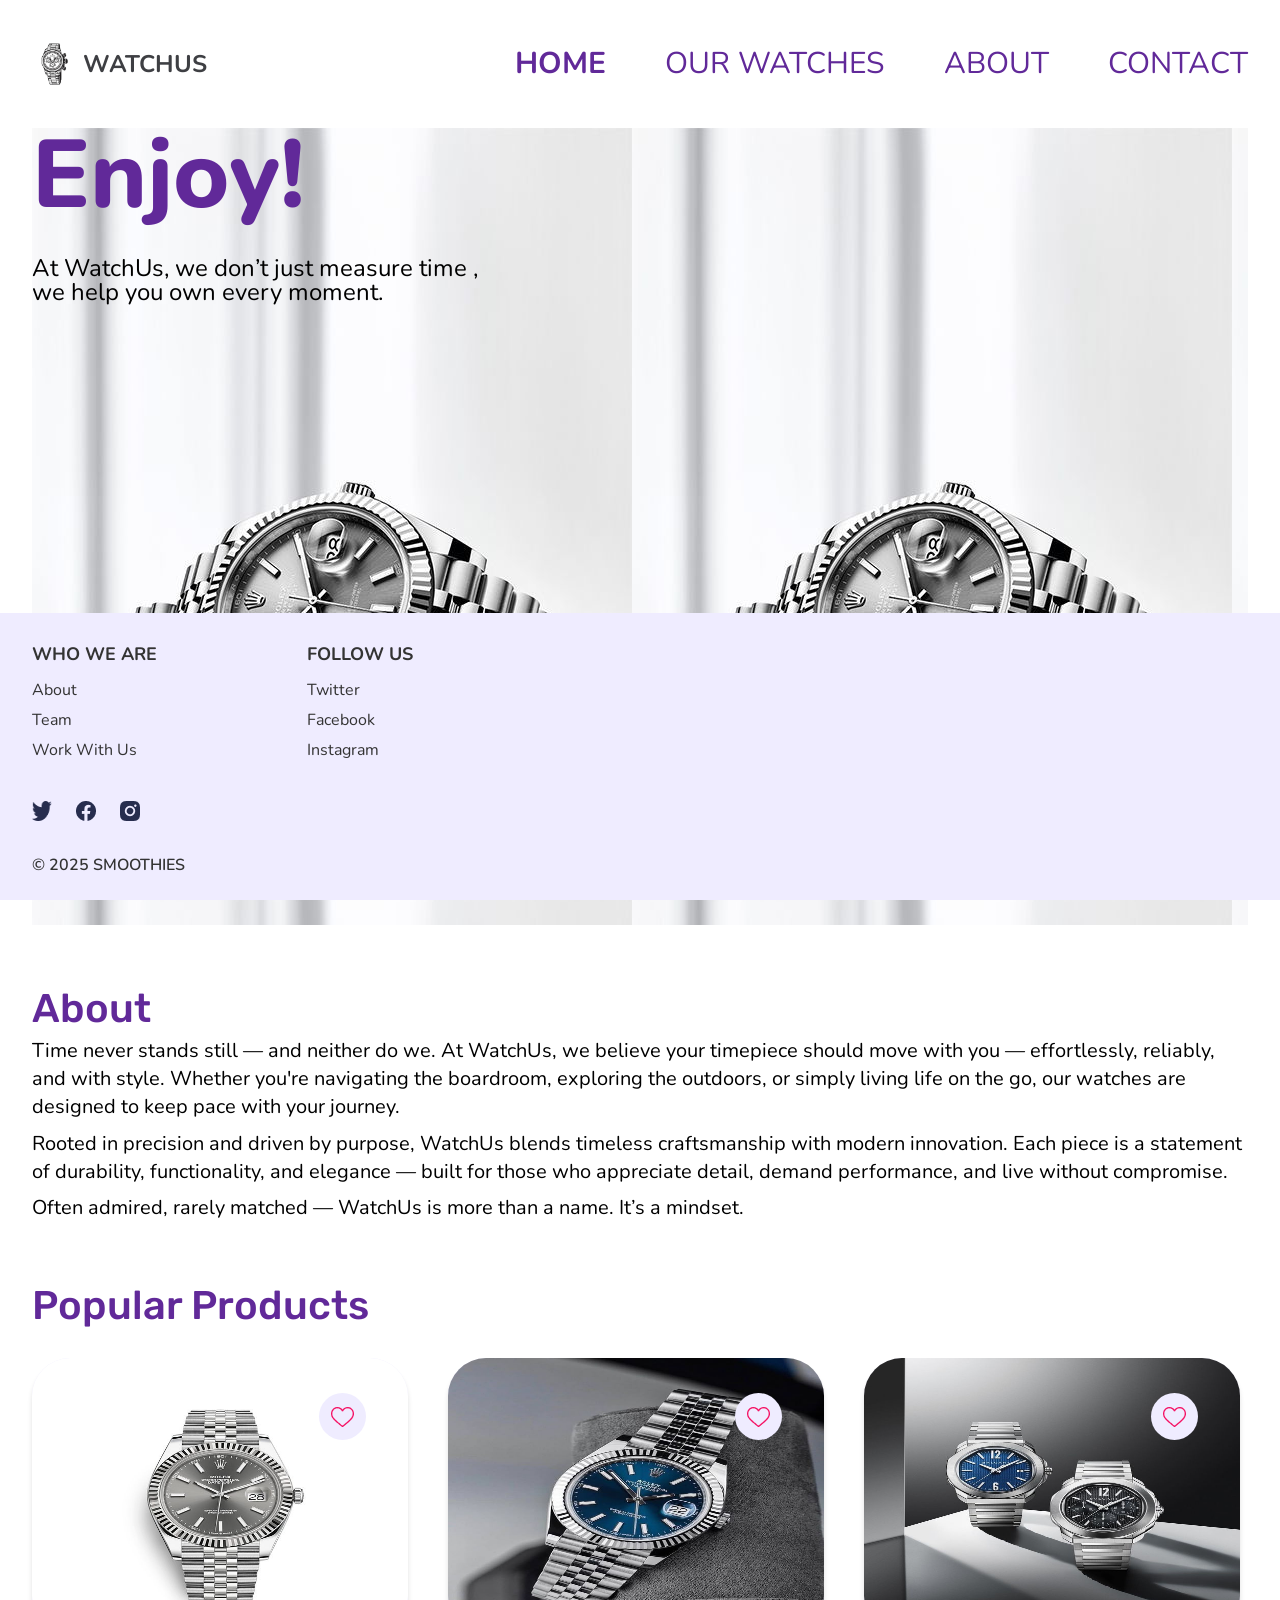
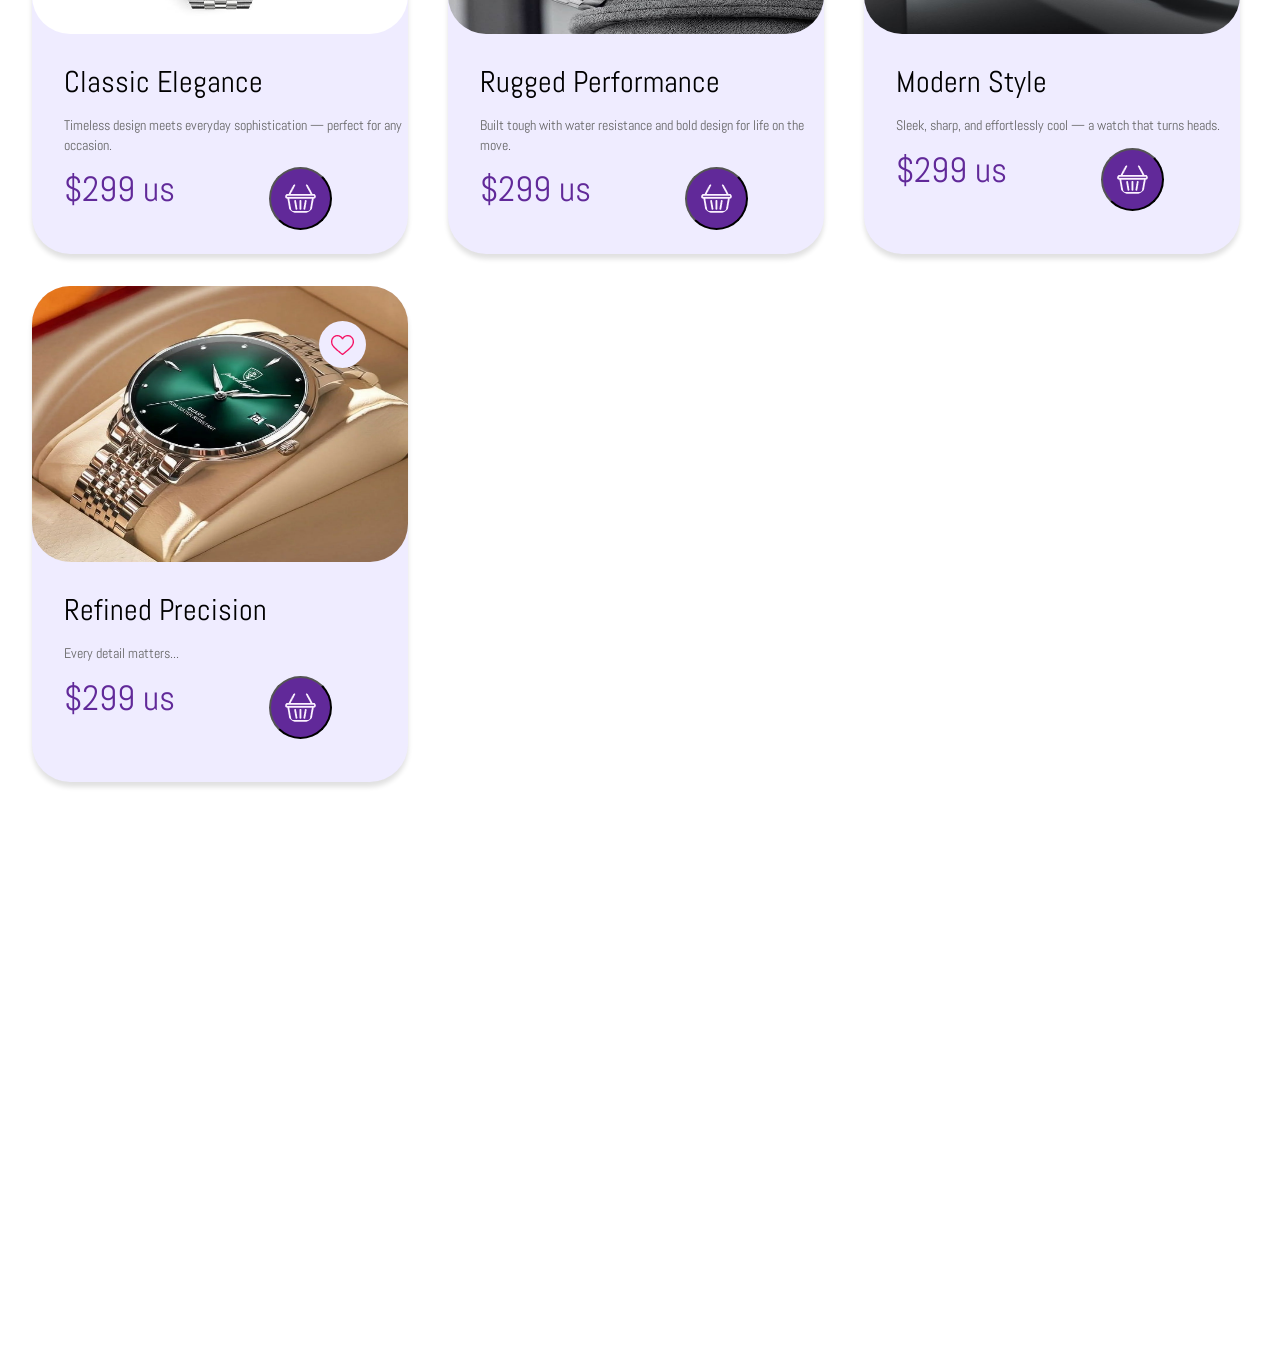
<file: index.html>
<!DOCTYPE html>
<html lang="en">
<head>
  <meta charset="UTF-8">
  <title>Watch Store</title>
  <link rel="stylesheet" href="style.css">
  <link href="https://fonts.googleapis.com/css2?family=Nunito:wght@400;600;700&display=swap" rel="stylesheet">
  <link href="https://fonts.googleapis.com/css2?family=Rubik&display=swap" rel="stylesheet">
  <link href="https://fonts.googleapis.com/css2?family=Abel&display=swap" rel="stylesheet">
</head>
<body>
    <main id="wrapper">
      <header>
          <section class="navigation">
            <a href="#" id="logo">
              <span>Watchus</span>
            </a>
            <nav>
                <a href="index.html" class="bold">Home</a>
                <a href="watches.html">Our Watches</a>
                <a href="about.html">About</a>
                <a href="contact.html">Contact</a>
            </nav>
          </section>
      </header>
    <section id="main-section">
        <h1>Enjoy!</h1>
        <p>
          At WatchUs, we don’t just measure time , we help you own every moment.
        </p>
      </section>  
        <section id="about-sec">
          <h2 class="title">About</h2>
            <p>
              Time never stands still — and neither do we. At WatchUs, we believe your timepiece should move with you — effortlessly, reliably, and with style. Whether you're navigating the boardroom, exploring the outdoors, or simply living life on the go, our watches are designed to keep pace with your journey.
            </p>
            <p>
              Rooted in precision and driven by purpose, WatchUs blends timeless craftsmanship with modern innovation. Each piece is a statement of durability, functionality, and elegance — built for those who appreciate detail, demand performance, and live without compromise.
            </p>
            <p>
              Often admired, rarely matched — WatchUs is more than a name. It’s a mindset.
            </p>
          </section>
        <article>
          <h2 class="title">Popular Products</h2>
        </article>
        <section class="cards-container">
            <section class="product-card">
               <section class="heart-background">
              <img src="images/heart.png" alt="Like" class="heart-icon">
               </section>
                <img src="images/silverwatch.jpg" alt="watch_carlington">
                <h4>Classic Elegance</h4>
                <p>Timeless design meets everyday sophistication — perfect for any occasion.</p>
                <section class="price-and-button">
                    <span class="price">$299 us</span>
                    <button class="buy-button">
                        <img src="images/shopping-basket 4.png" alt="shopping-b">
                    </button>
                  </section>
                </section>
            <section class="product-card">
              <section class="heart-background">
                <img src="images/heart.png" alt="Like" class="heart-icon">
              </section>
                <img src="images/bluegreywatch.jpg" alt="watch_carlington">
                <h4>Rugged Performance</h4>
                <p>Built tough with water resistance and bold design for life on the move.</p>
                <section class="price-and-button">
                    <span class="price">$299 us</span>
                    <button class="buy-button">
                        <img src="images/shopping-basket 4.png" alt="shopping-b">
                    </button>
                </section>
            </section>
            <section class="product-card">
            <section class="heart-background">
              <img src="images/heart.png" alt="Like" class="heart-icon">
            </section>
                <img src="images/fs.jpeg" alt="watch_carlington">
                <h4>Modern Style</h4>
                <p>Sleek, sharp, and effortlessly cool — a watch that turns heads.</p>
                <section class="price-and-button">
                    <span class="price">$299 us</span>
                    <button class="buy-button">
                        <img src="images/shopping-basket 4.png" alt="shopping-b">
                    </button>
                </section>
            </section>
        </section>
        <section class="product-card">
          <section class="heart-background">
            <img src="images/heart.png" alt="Like" class="heart-icon">
          </section>
          <img src="images/watch1.webp" alt="watch_carlington">
          <h4>Refined Precision</h4>
          <p>Every detail matters...</p>
          <section class="price-and-button">
            <span class="price">$299 us</span>
            <button class="buy-button">
              <img src="images/shopping-basket 4.png" alt="shopping-b">
            </button>
          </section>
        </section>
      </main>
<footer>
    <section id="footer-content">
        <section id="footer-sections-wrapper">
            <section id="footer-links-wrapper">
                <section id="footer-links-section-1">
                    <h1>Who We Are</h1>
                    <ul>
                        <li><a href="#"><span>About</span></a></li>
                        <li><a href="#"><span>Team</span></a></li>
                        <li><a href="#"><span>Work With Us</span></a></li>
                    </ul>
                </section>
                <section id="footer-links-section-2">
                    <h1>Follow Us</h1>
                    <ul>
                        <li><a href="https://www.twitter.com"><span>Twitter</span></a></li>
                        <li><a href="https://www.facebook.com"><span>Facebook</span></a></li>
                        <li><a href="https://www.instagram.com"><span>Instagram</span></a></li>
                    </ul>
                </section>
        </section>
            <section id="footer-social-icons-section">
                <a href="https://www.twitter.com"><img src="images/twitter.png" alt="Twitter"></a>
                <a href="https://www.facebook.com"><img src="images/facebook.png" alt="Facebook"></a>
                <a href="https://www.instagram.com"><img src="images/instgram.png" alt="Instagram"></a>
            </section>
            <article class="footer-credit">
              <p>© 2025 SMOOTHIES</p>
            </article>
        </section>
    </section>
</footer>

</body>
</html>
</file>
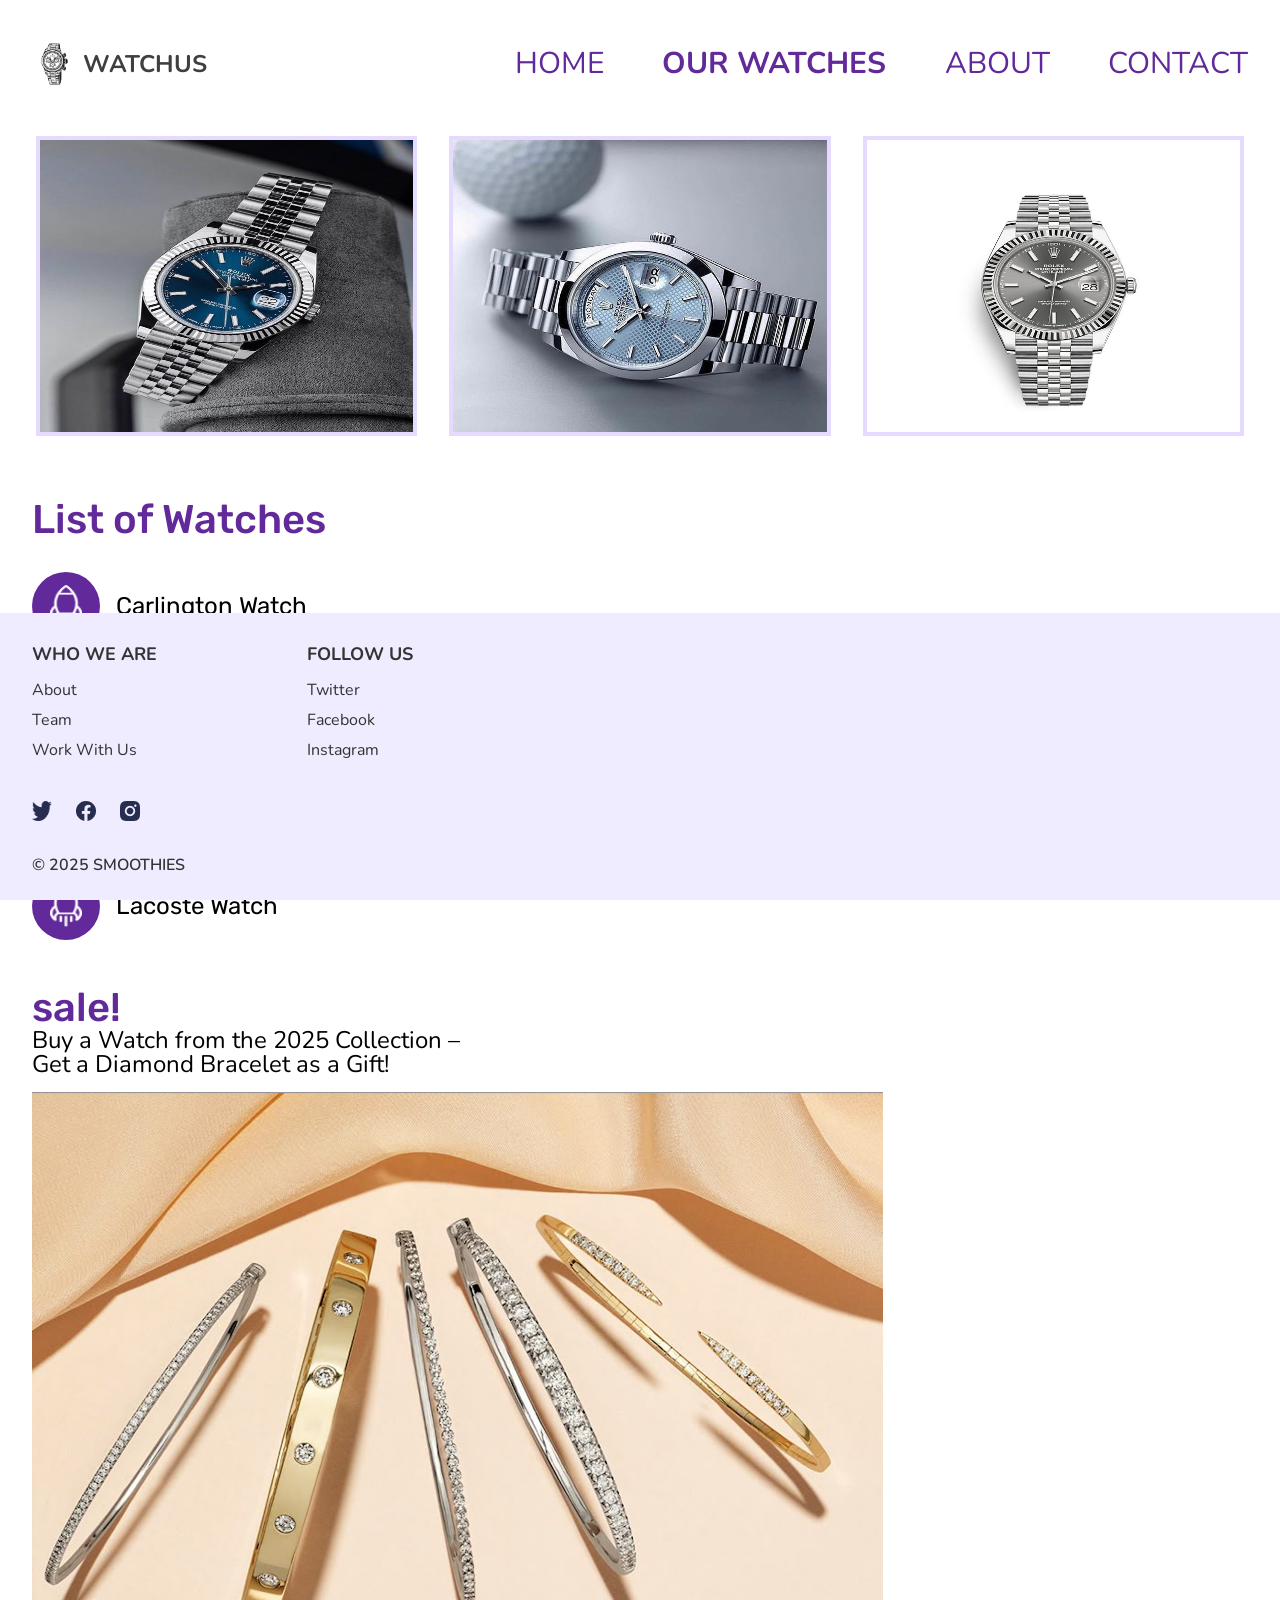
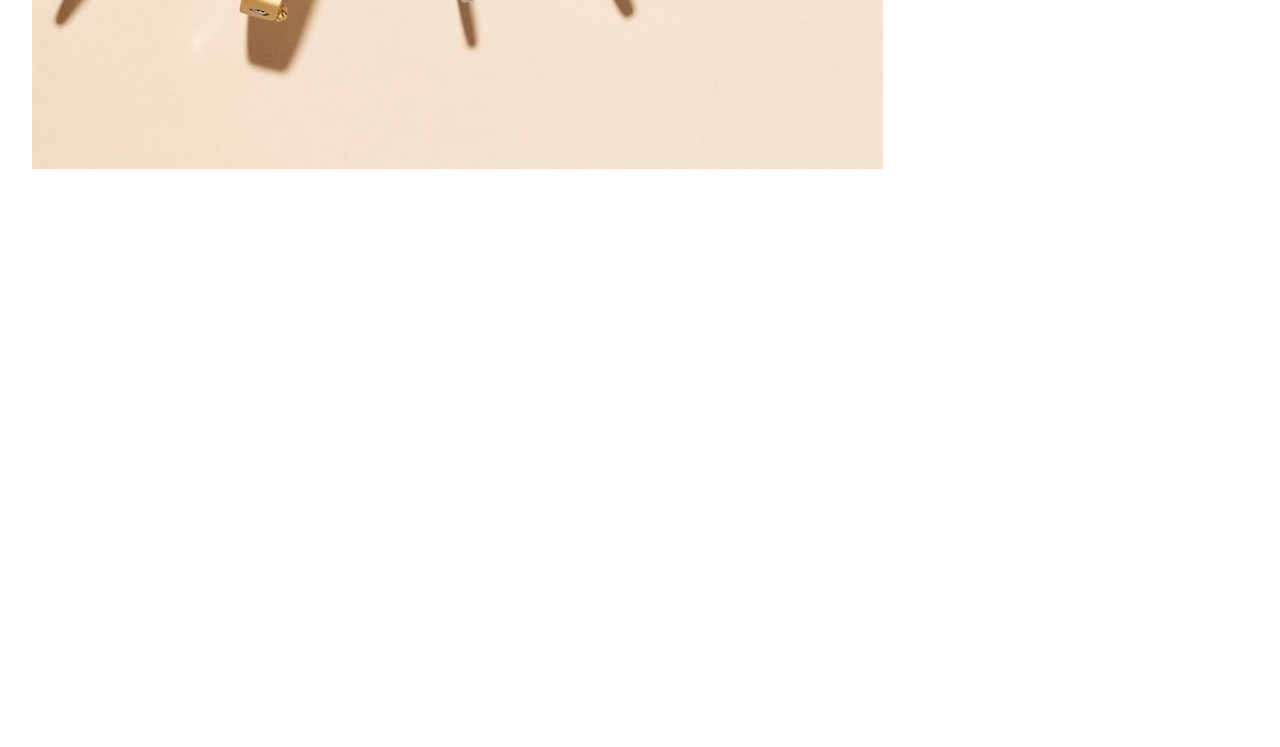
<file: index2.html>
<!DOCTYPE html>
<html lang="en">
<head>
  <meta charset="UTF-8">
  <title>Watch Store</title>
  <link rel="stylesheet" href="style.css">
  <link href="https://fonts.googleapis.com/css2?family=Nunito:wght@400;600;700&display=swap" rel="stylesheet">
  <link href="https://fonts.googleapis.com/css2?family=Rubik&display=swap" rel="stylesheet">
  <link href="https://fonts.googleapis.com/css2?family=Abel&display=swap" rel="stylesheet">
</head>
<body>
    <main id="wrapper">
      <header>
          <section class="navigation">
            <a href="#" id="logo">
              <span>Watchus</span>
            </a>
            <nav>
                <a href="index.html">Home</a>
                <a href="watches.html" class="bold">Our Watches</a>
                <a href="about.html">About</a>
                <a href="contact.html">Contact</a>
            </nav>
          </section>
      </header>
      <section class="row">
          <img src="images/bluegreywatch.jpg">
          <img src="images/bluewatch.jpg">
          <img src="images/silverwatch.jpg">
      </section>
      <section class="list-section">
        <h2 class="title">List of Watches</h2>
        <ul class="product-list">
          <li>
            <section class="icon-wrapper">
              <img src="images/Group.png" alt="Group" title="">
            </section>
            <span>Carlington Watch</span>
          </li>
          <li>
            <section class="icon-wrapper">
              <img src="images/Group.png" alt="Group" title="">
            </section>
            <span>Rolex Watch</span>
          </li>
          <li>
            <section class="icon-wrapper">
              <img src="images/Group.png" alt="Group" title="">
            </section>
            <span>Vincero Watch</span>
          </li>
          <li>
            <section class="icon-wrapper">
              <img src="images/Group.png" alt="Group title="">
            </section>
            <span>Lacoste Watch</span>
          </li>
        </ul>
      </section>
      <section class="sale-section">
        <h class="title">sale!</h>
        <p>Buy a Watch from the 2025 Collection – Get a Diamond Bracelet as a Gift!</p> 
            <img src="images/salebrac.png" alt="braclateimg">
      </section>
    </main>
      <footer>
        <section id="footer-content">
            <section id="footer-sections-wrapper">
                <section id="footer-links-wrapper">
                    <section id="footer-links-section-1">
                        <h1>Who We Are</h1>
                        <ul>
                            <li><a href="#"><span>About</span></a></li>
                            <li><a href="#"><span>Team</span></a></li>
                            <li><a href="#"><span>Work With Us</span></a></li>
                        </ul>
                    </section>
                    <section id="footer-links-section-2">
                        <h1>Follow Us</h1>
                        <ul>
                            <li><a href="https://www.twitter.com"><span>Twitter</span></a></li>
                            <li><a href="https://www.facebook.com"><span>Facebook</span></a></li>
                            <li><a href="https://www.instagram.com"><span>Instagram</span></a></li>
                        </ul>
                    </section>
                </section>
                <section id="footer-social-icons-section">
                    <a href="#"><img src="images/twitter.png" alt="Twitter"></a>
                    <a href="#"><img src="images/facebook.png" alt="Facebook"></a>
                    <a href="#"><img src="images/instgram.png" alt="Instagram"></a>
                </section>
                <article class="footer-credit">
                  <p>© 2025 SMOOTHIES</p>
                </article>
            </section>
        </section>
    </footer>
    </body>
    </html>
</file>
<file: style.css>
/* Reset */
* {
  margin: 0;
  padding: 0;
  box-sizing: border-box;
}

html, body {
  margin: 0;
  padding: 0;
  height: auto;
  min-height: 100%;
  overflow-y: auto;
  padding-bottom: 287px;
}



a {
    text-decoration: none;
}




#header-wrapper {
  display: flex;
  align-items: center;
  justify-content: space-between; 
  padding: 20px 32px;
  box-sizing: border-box;
}

#logo {
  background-image: url("images/logo.jpg");
  background-size: contain;
  background-repeat: no-repeat;
  width: 64px;
  height: 64px;
  display: flex; 
  align-items: center;
  position: relative;
}

#logo span {
  color: #3E3F43;
  font-family: Nunito;
  font-weight: 700;
  font-size: 24px;
  letter-spacing: 25%;
  margin-left: 51px; 
}

.navigation{
  display: flex;
  align-items: center;
  width: 100%;
  margin-top: 32px;
}

.navigation nav {
  display: flex;
  justify-content: space-between;
  width: 100%;
  margin-left: 419px;
}

.navigation a {
  font-family: Nunito;
  font-weight: 400;
  color: #612999;
  text-transform: uppercase;
  font-style: normal;
  font-size: 30px;
  text-decoration: none;
  line-height: 100%;
}

nav a:hover {
  color: #ae14e1;
}
.navigation a.bold{

font-weight: bold;
}

#wrapper{
    margin: 0 32px;
    display: flex;
    flex-direction: column; 
    gap: 32px; 
    box-sizing: border-box;
}

#main-section {
  height: 797px;
  width: 100%;
  background-size: cover;
  background-repeat: no-repeat;
  position: relative;
  background: url("images/background.jpg");  

}



h1 {
    font-family: Nunito;
    font-weight: 800;
    font-size: 96px;
    line-height: 100%;
    color:#612999;
    
}
  

#main-section p {
  color: #000;
  font-family: 'Nunito', sans-serif;
  font-size: 24px;
  font-style: normal;
  line-height: 100%;
  width: 448px;
  margin-top: 32px;
  position: absolute;

}


.title {
    font-family: Rubik;
    font-weight: 500;
    font-size: 40px;
    line-height: 40px;
    letter-spacing: 0%;
    color: #612999;
    margin-top: 32px; 
    

}

#about-sec p {

    font-style:normal ;
    color: black ;
    width: 100%;
    margin-top: 8px ;
    font-family: Nunito;
    font-size: 20px;
    line-height: 141%;
    letter-spacing: 0%;
    font-weight: 400;
    
}


.cards-container {
    display: grid;
    grid-template-columns: repeat(auto-fit, minmax(250px, 1fr));
    gap: 32px;
    width: 100%;
  }
  
  .product-card {
    background-color: #EFECFF;
    box-shadow: 0 5px 5px #e1e1e1;
    font-family: Abel;
    display: flex;
    flex-direction: column;
    gap: 12px;
    border-radius: 38px;
    height: 496px;
    width: 376px;
    position: relative; 
  }
  


  .heart-background {
    position: absolute;
    top: 35px;
    right: 42px;
    background-color: #EFECFF;
    width: 47px;
    height: 47px;
    border-radius: 50%;
    display: flex;
    align-items: center;
    padding: 14px 12px ;
    justify-content: center;
  }
  
  .heart-icon {
    width: 23px;
    height: 20px;
    display: block; 
    object-fit: contain;
  }
  
  .product-card img {
    max-width: 100%;
    border-radius: 38px;
    height:276px;
    width: 376px;
  }
  
  .product-card h4 {
    margin: 21px 0 0 32px; 
    font-weight: 400;
    font-size: 30px;
    line-height: 100%;
    letter-spacing: 0%;
  }

  

  
.product-card p {
    margin: 7px 0 0 32px; 
    font-size: 14px;
    color: #666;
    line-height: 1.4;
  }
  
  
  .price-and-button {
    display: flex;
  }
  
  
  .price {
    font-family: abel;
    margin: 0 0 36px 32px;
    font-size: 35px;
    color: #000;
    font-weight: 400;
    color: #612999;
  }
  
  
  .buy-button {
    background-color: #612999;
    margin-bottom: 27px;
    margin-left: 94px; 
    border-radius: 50%;
    width: 63px;
    height: 63px;
    display: flex;
    justify-content: center;
    align-items: center;
  }


  .buy-button img{
    width: 31px;
    height: 31px;
  }



  footer {
    background-color: #EFECFF;
    width: 100%;
    height: 287px;
    position: fixed;
    display: flex;
    bottom: 0;
}

#footer-content {
    box-sizing: border-box;
}

#footer-sections-wrapper {
    display: flex;
    flex-direction: column;
    gap: 32px;
    align-items: flex-start;
    margin: 32px 0 0 32px;
}

#footer-links-wrapper {
    display: flex;
    flex-direction: row;
    gap: 150px;
}

#footer-links-section-1,
#footer-links-section-2 {
    display: flex;
    flex-direction: column;
}

#footer-links-section-1 h1,
#footer-links-section-2 h1 {
    font-family: Nunito, sans-serif;
    color: #333333;
    font-weight: 700;
    font-size: 18px;
    text-transform: uppercase;
    margin-bottom: 16px;
}

#footer-links-section-1 ul,
#footer-links-section-2 ul {
    list-style: none;
    padding: 0;
    margin: 0;
}

#footer-links-section-1 li,
#footer-links-section-2 li {
    margin-bottom: 8px;
}

#footer-links-section-1 a span,
#footer-links-section-2 a span {
    font-family: Nunito, sans-serif;
    font-size: 16px;
    color: #333333;
    text-decoration: none;
}

#footer-social-icons-section {
    display: flex;
    gap: 24px;
}

#footer-social-icons-section img {
    width: 20px;
    height: 20px;
}

.footer-credit p {
  font-family: Nunito, sans-serif;
  font-weight: 600;
  color: #333333;
  font-size: 16px;
  line-height: 100%;
  letter-spacing: 0%;
  
}

.row {
  display: flex;
  padding: 0 4px;
  gap: 32px;
  border: 1px ;

}

.row img {
  margin-top: 8px;
  width: 100%;
  vertical-align: middle;
  height: 300px;
  border: 4px solid #E6DBFE; 

}


.list-section {

  margin: 0%;
}


.list-section ul li span {
  font-family: Rubik;
  font-style: normal;
  font-weight: 400;
  font-size: 24px;
  line-height: 14px;
  margin-left: 16px;
  color: #000000;
}

.product-list {
  list-style: none; 
  margin: 0;
}

.product-list li {
  display: flex;
  align-items: center;
  margin-bottom: 16px;
  margin-top: 32px;
}

.icon-wrapper {
  width: 68px;
  height: 68px;
  border-radius: 50%;
  background: #612999;
  display: flex;
  align-items: center;
  justify-content: center;
  flex-shrink: 0;
}

.icon-wrapper img {
  width: 32px;
  height: 42.38px;
}

.sale-section {
  gap:16px;
}
.sale-section p{
  color: #000;
  font-family: 'Nunito', sans-serif;
  font-size: 24px;
  font-style: normal;
  line-height: 100%;
  width: 448px;
  margin-bottom: 16px;
}

.sale-section img{
  width: 70%;
  height: auto;
}
</file>
